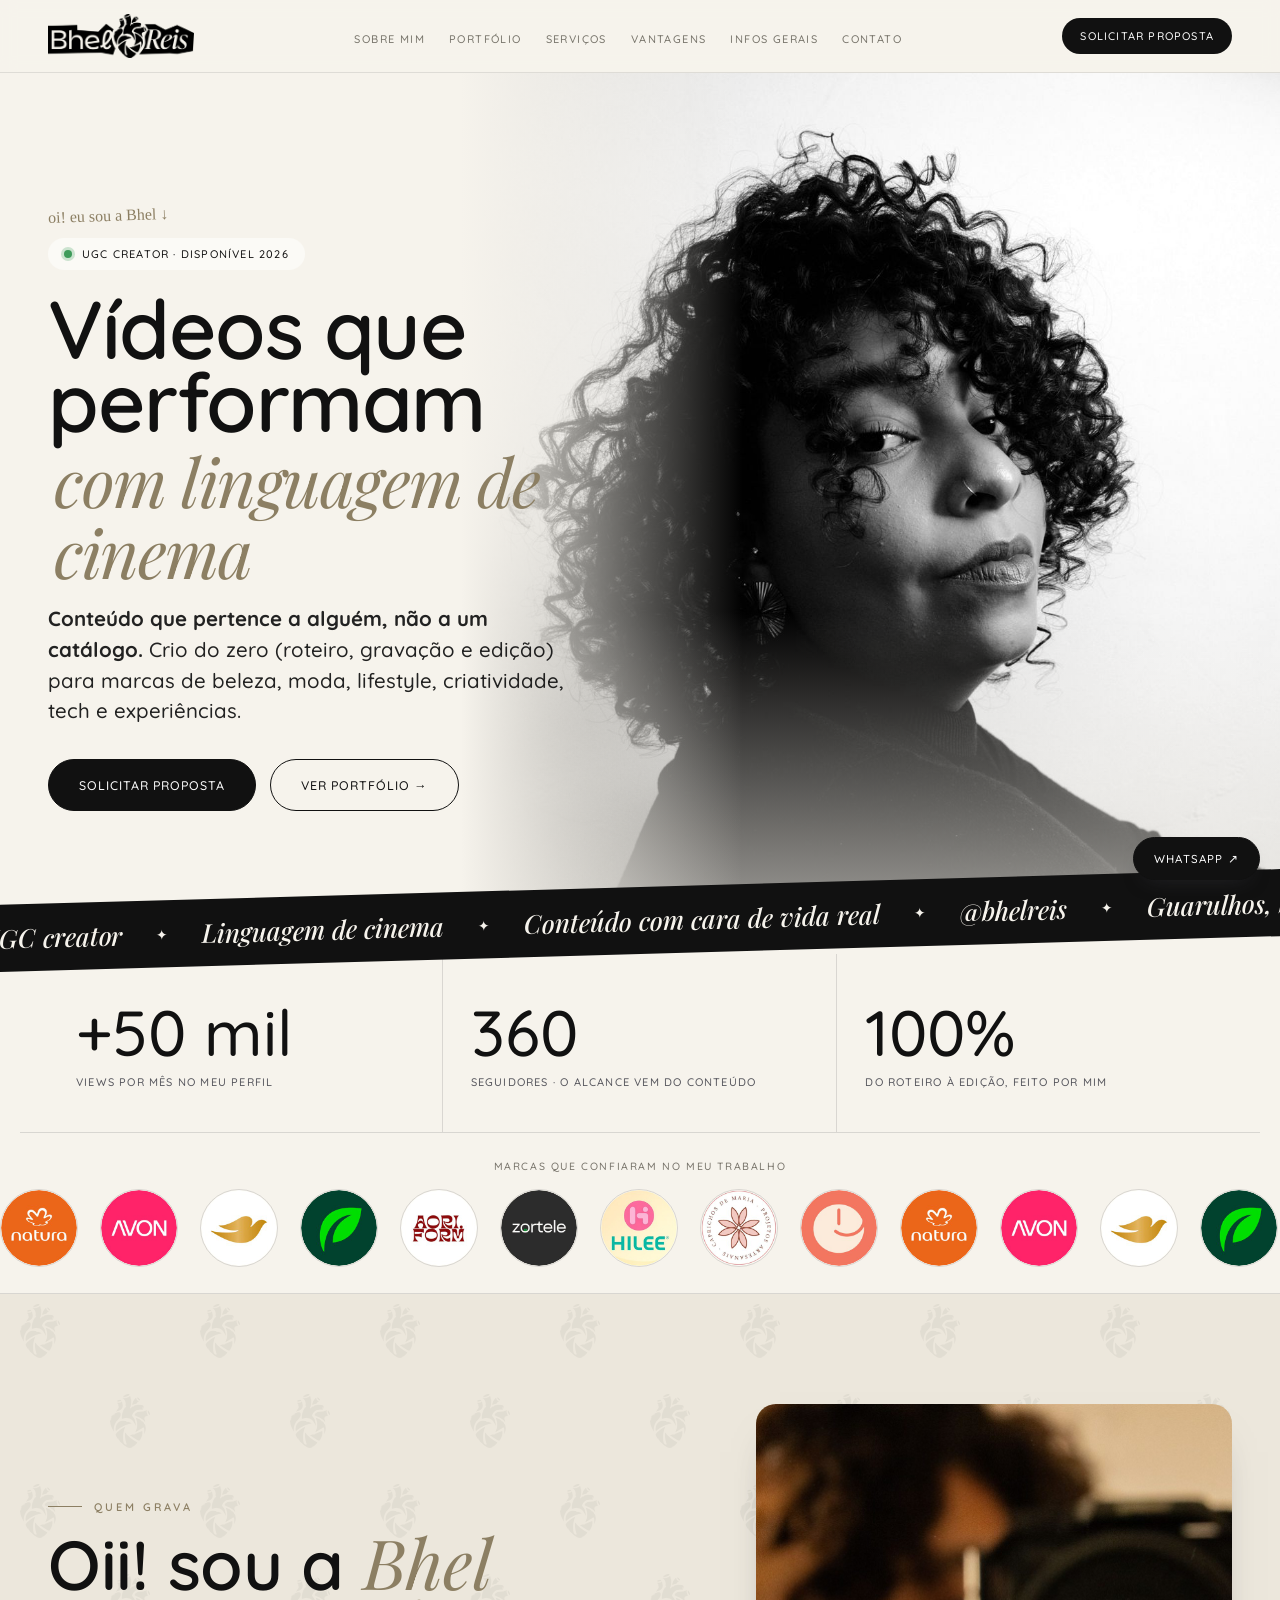
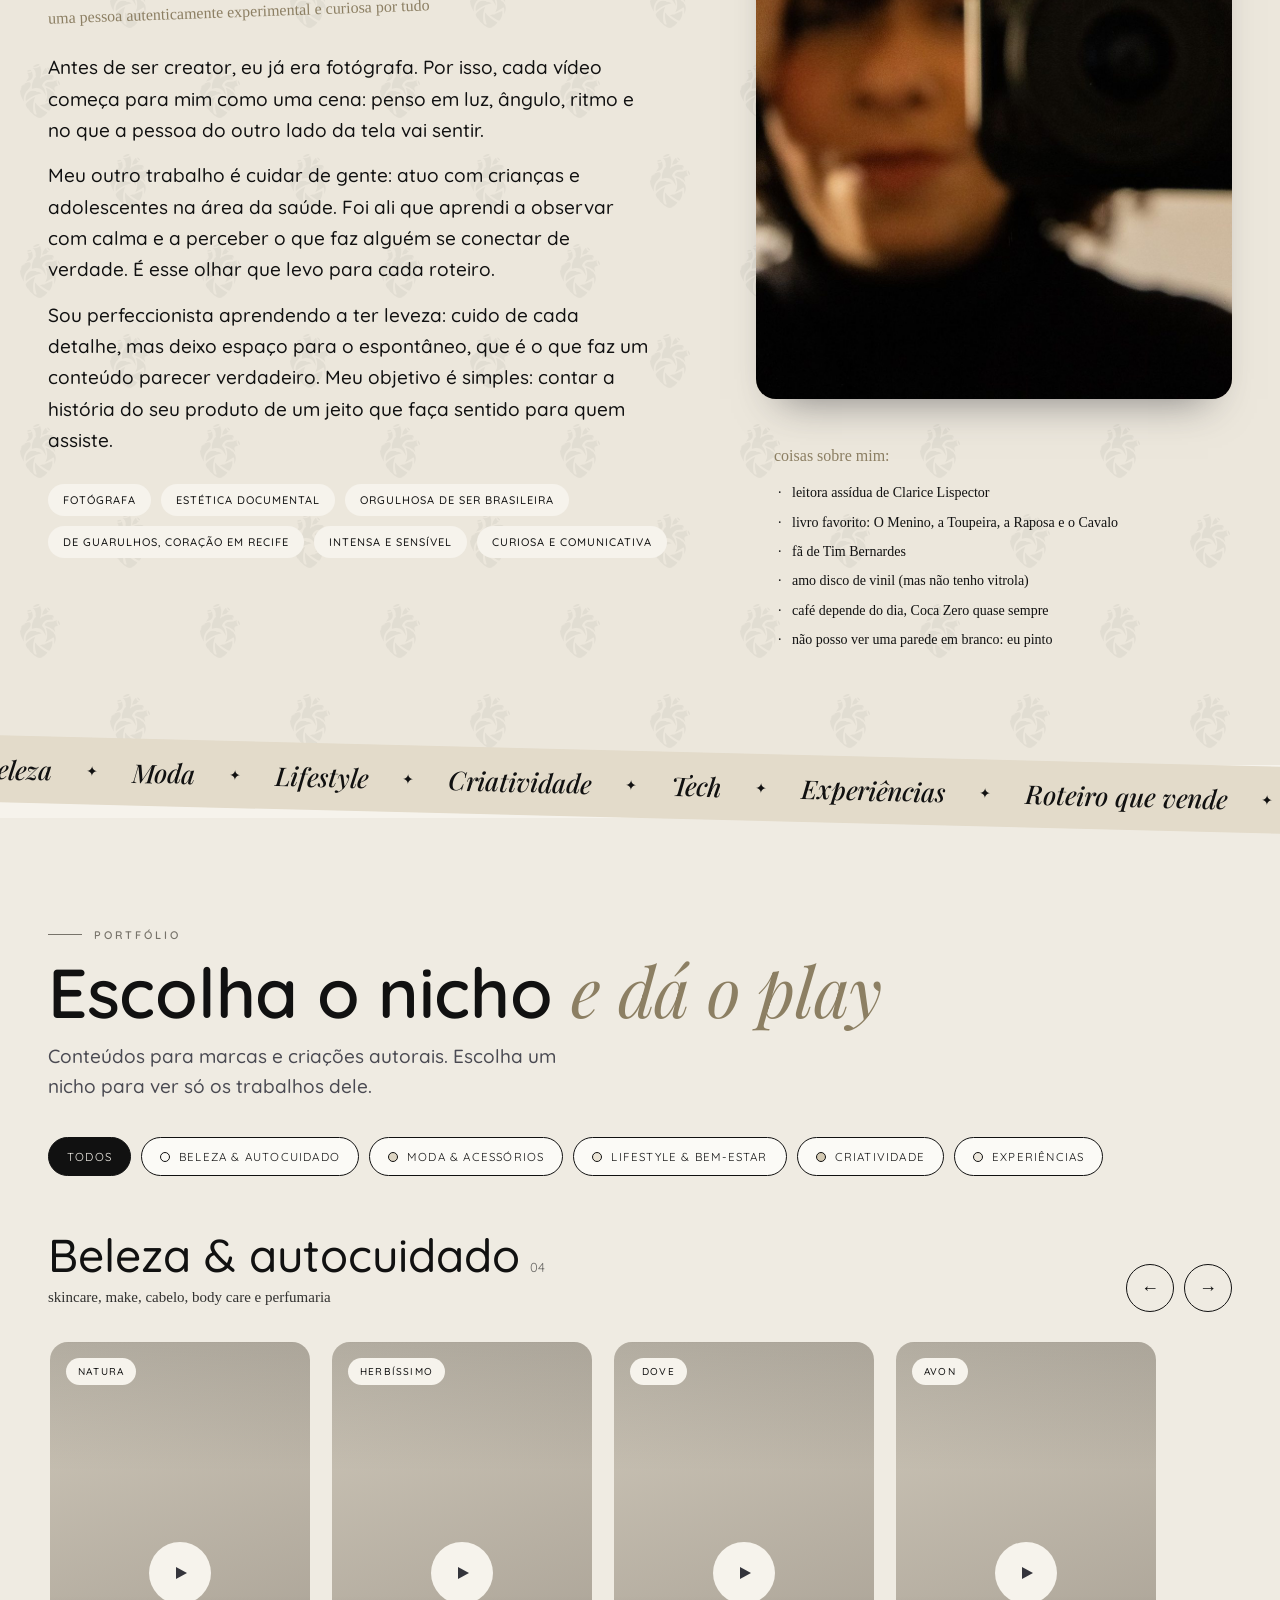
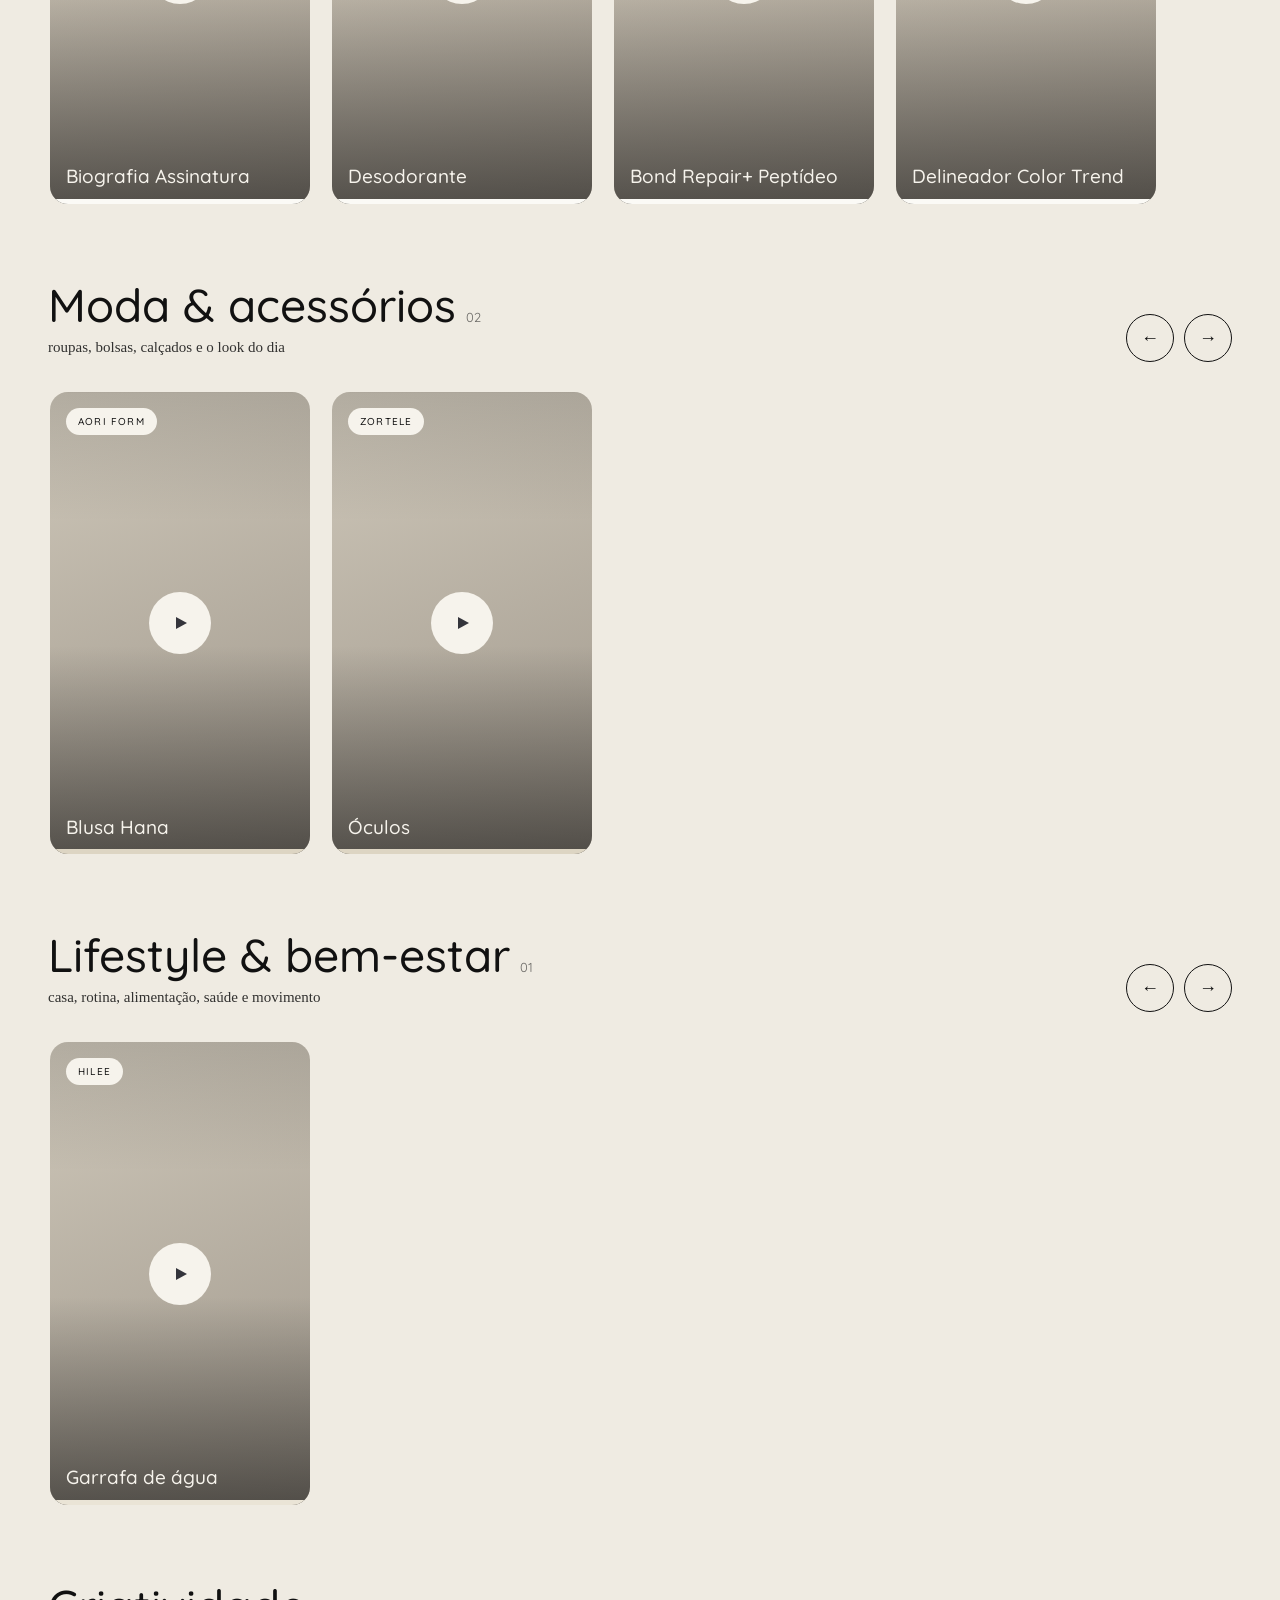
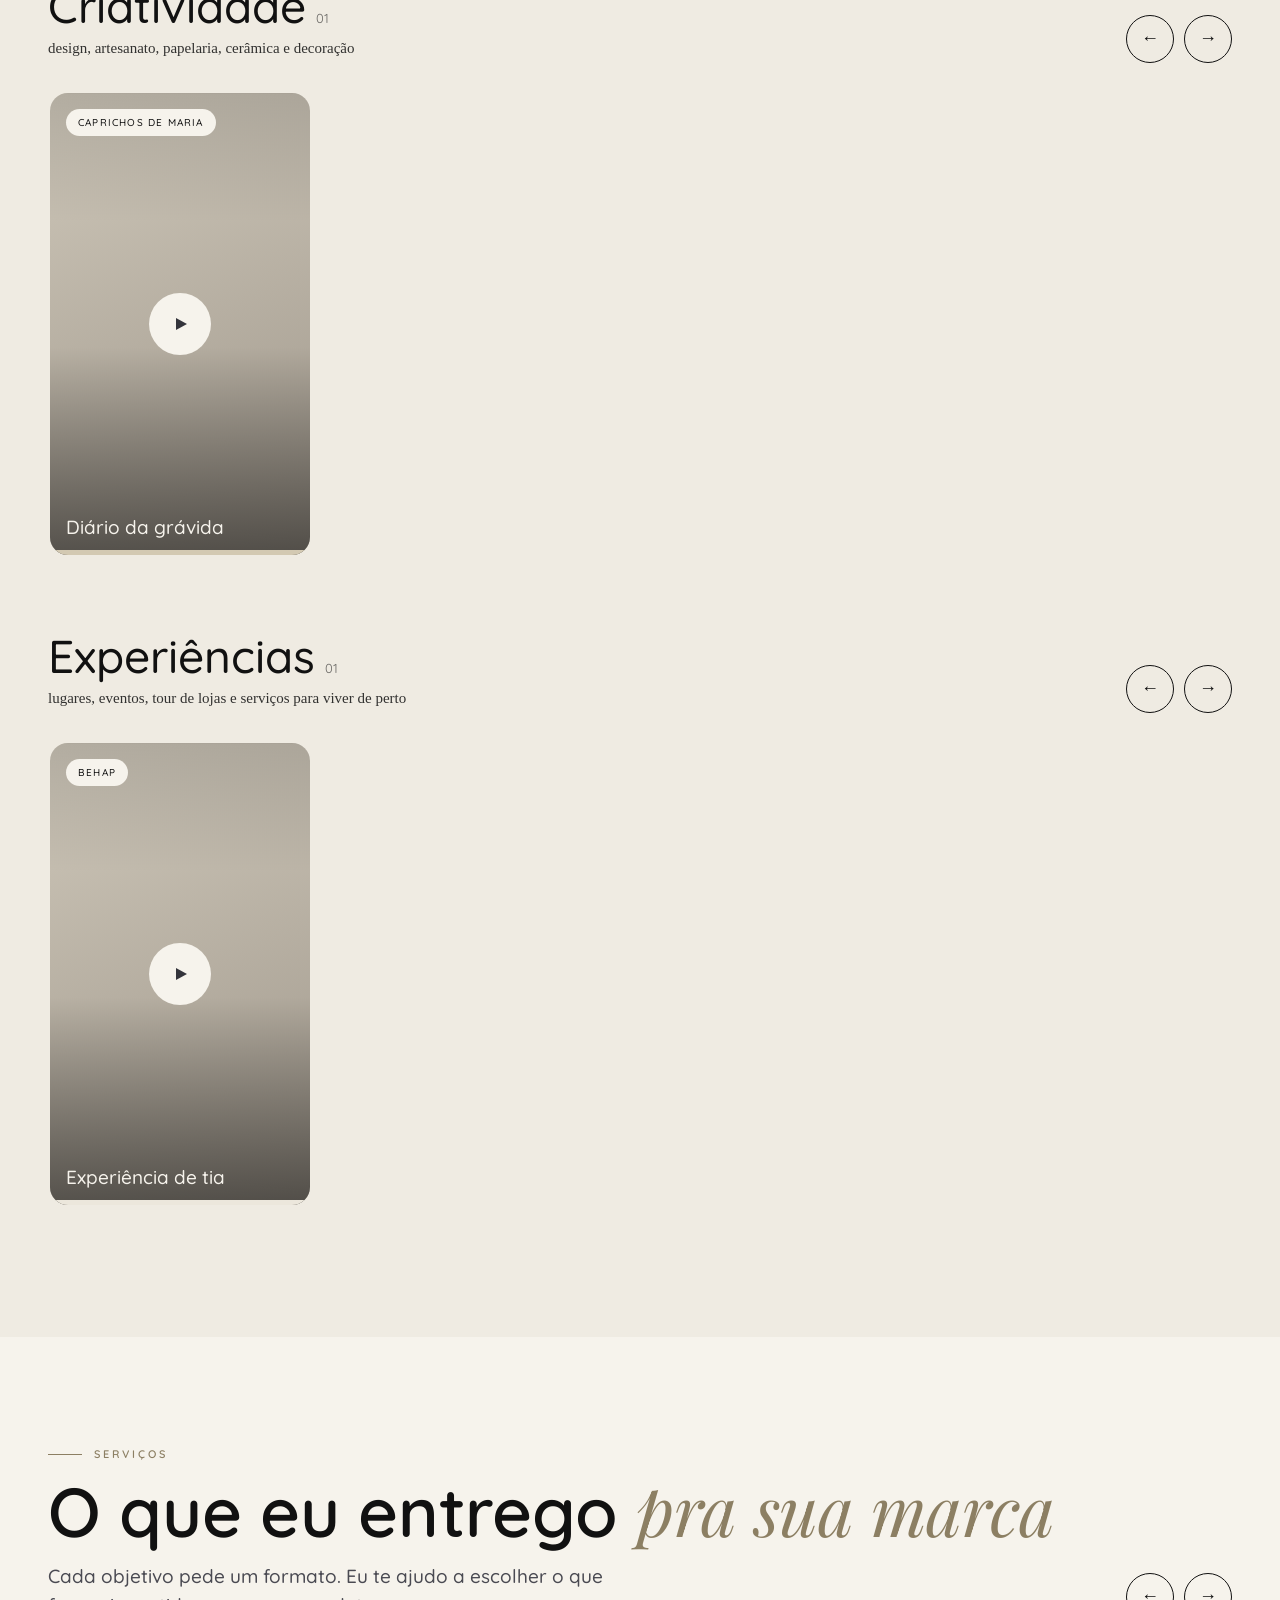
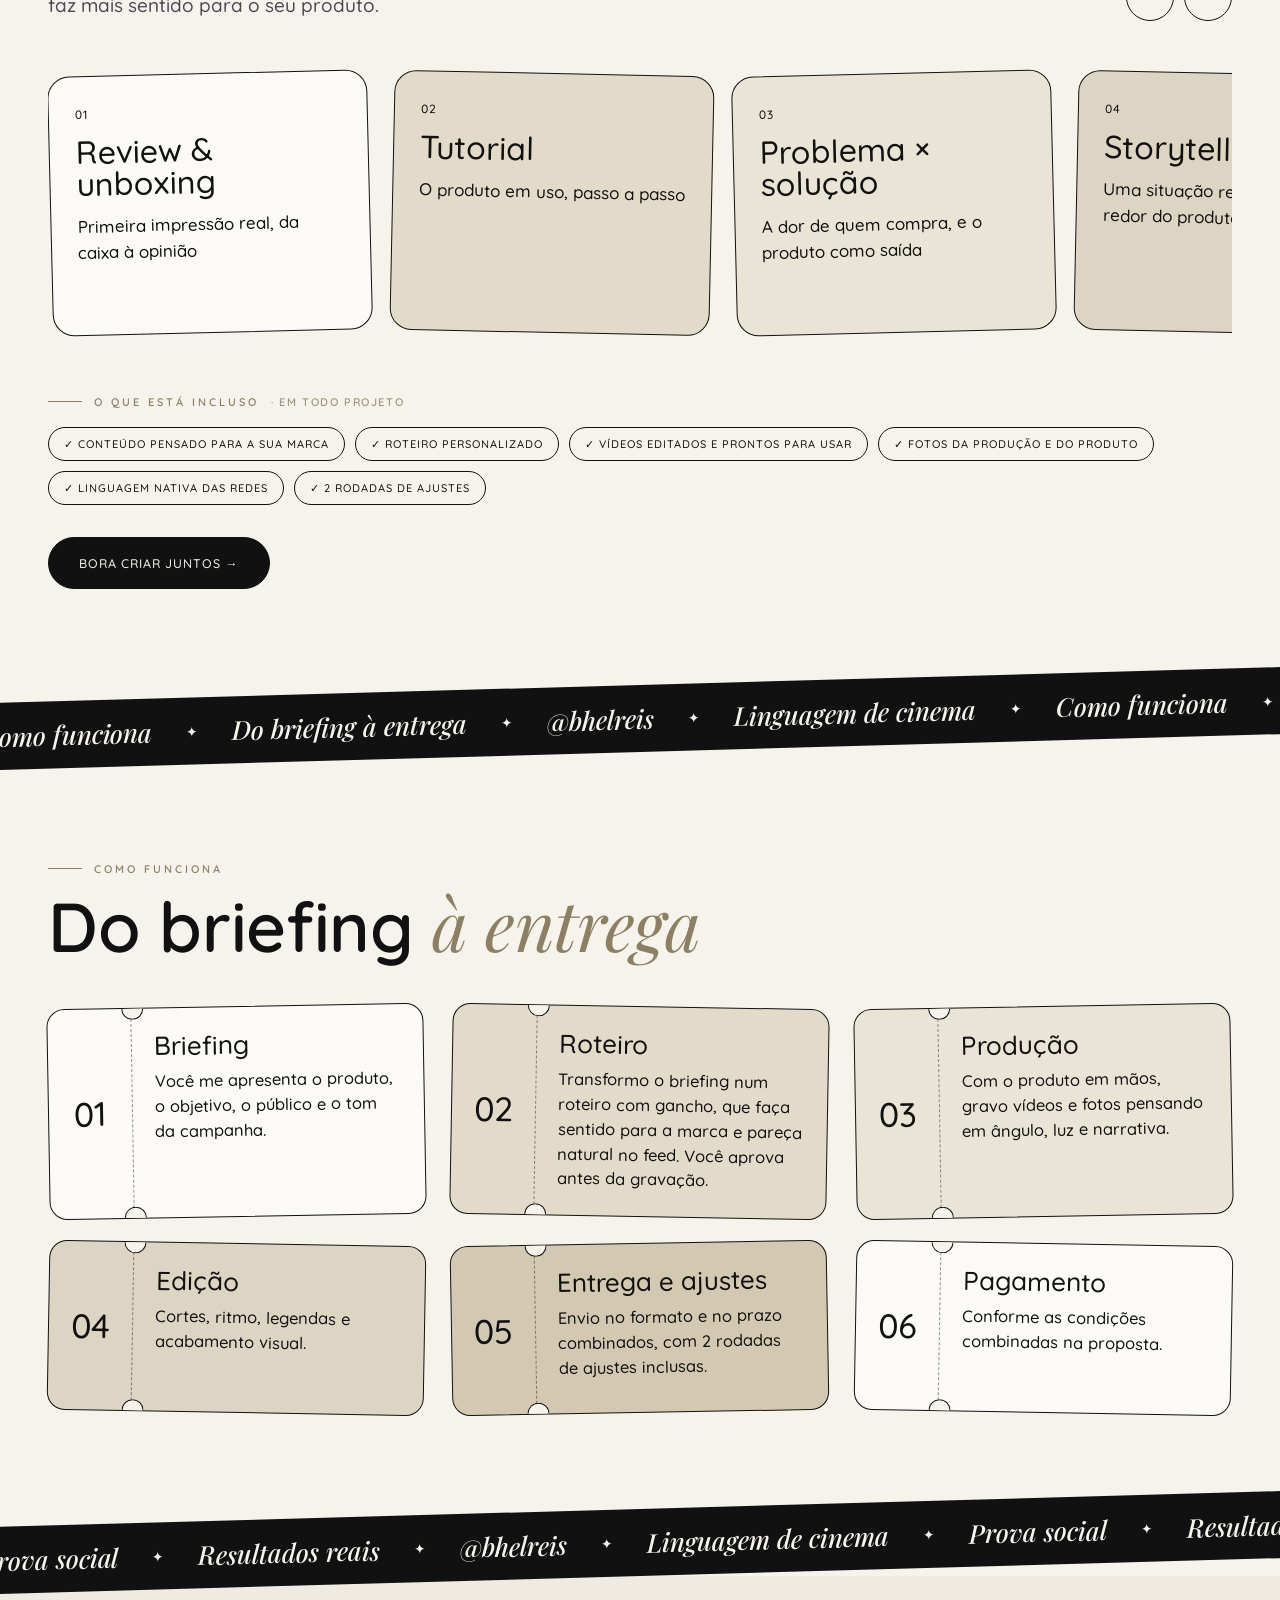
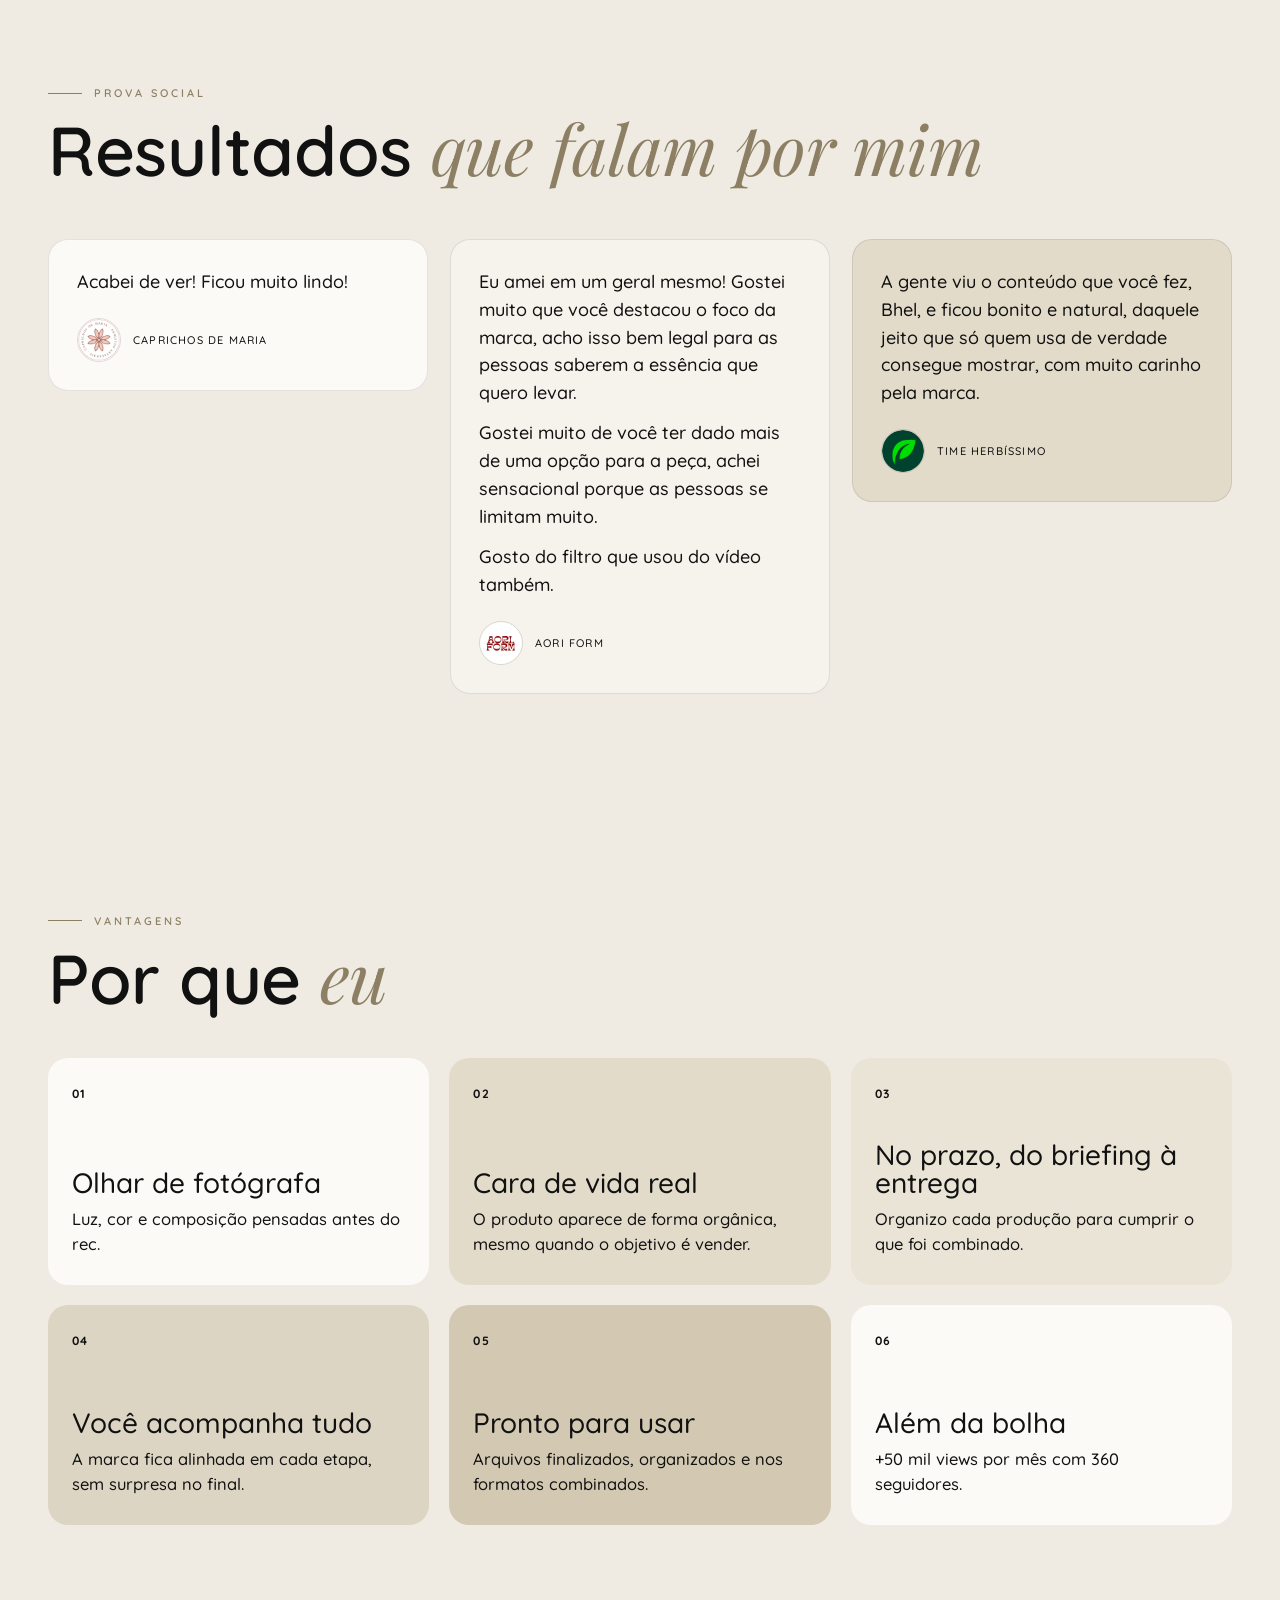
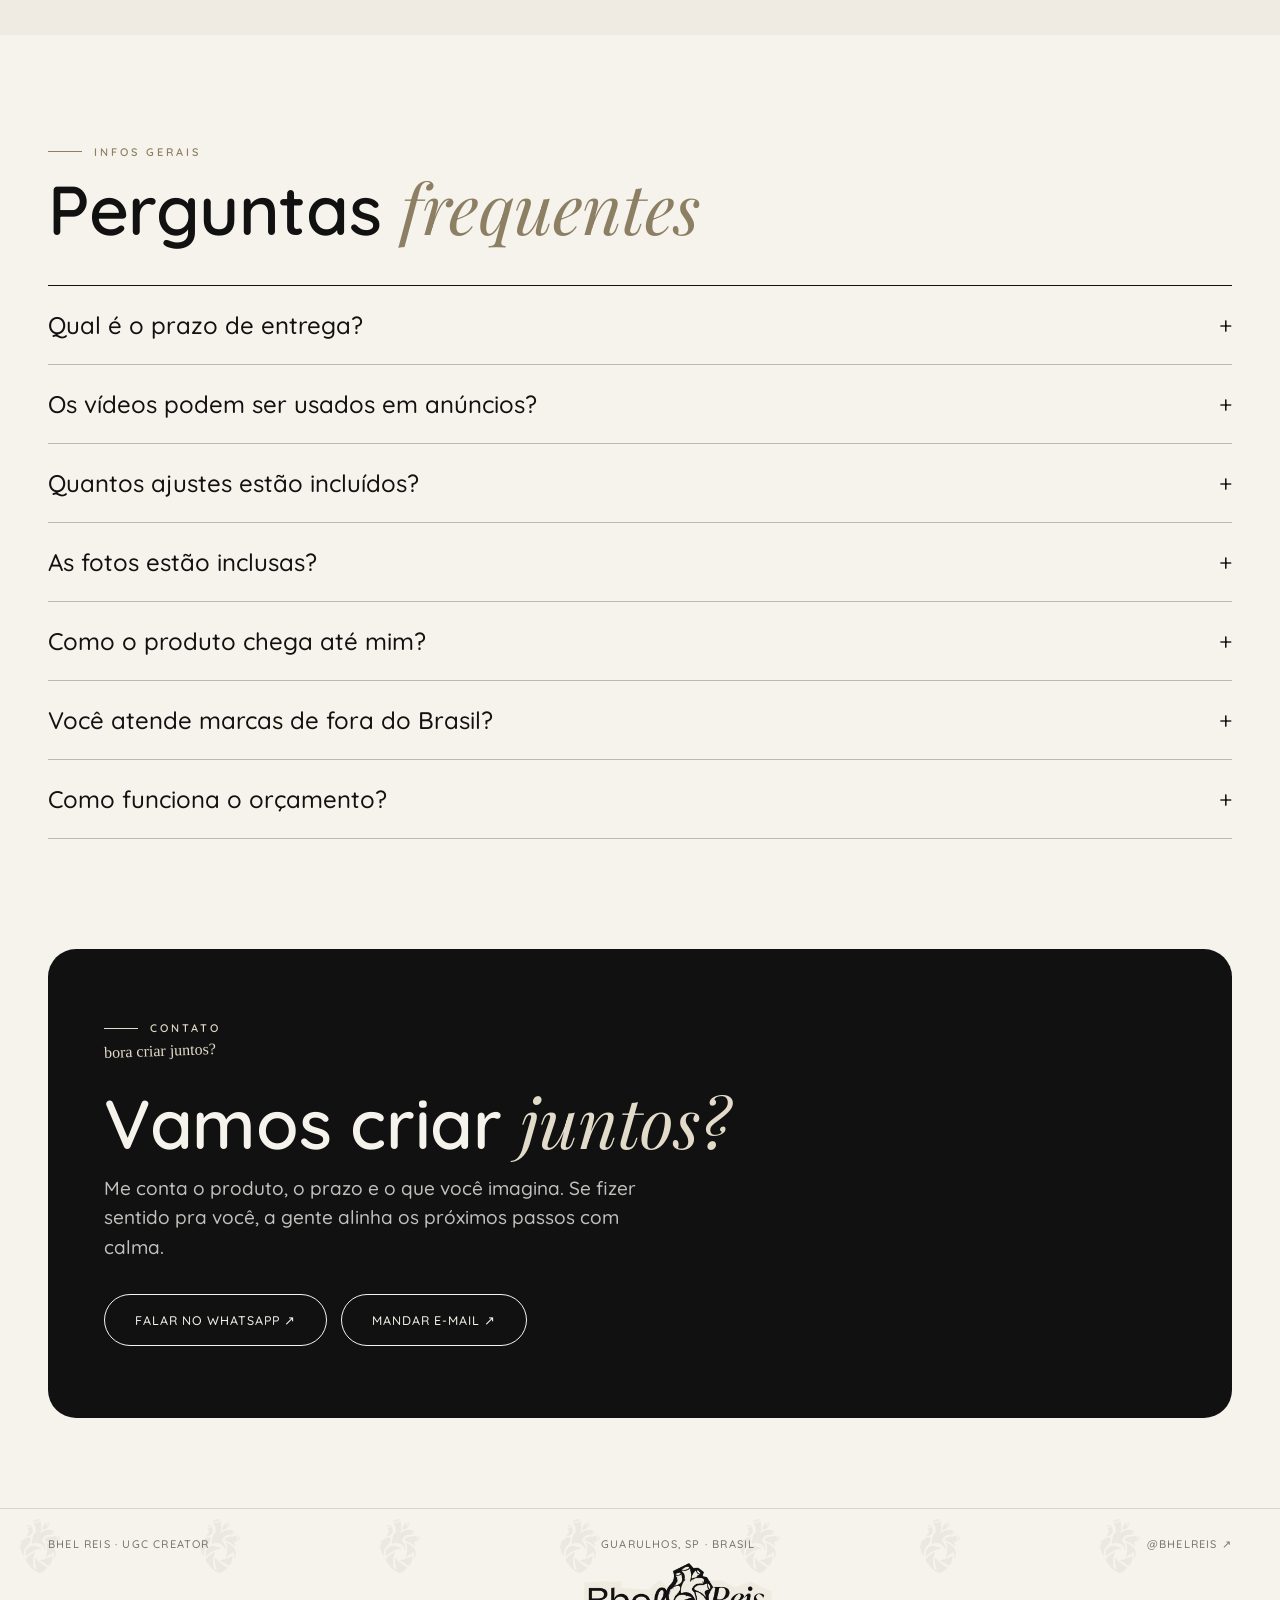
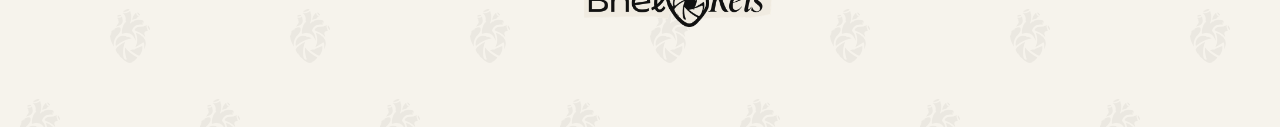
<file: index.html>
<!DOCTYPE html>
<html lang="pt-BR">
<head>
<meta charset="utf-8">
<meta name="viewport" content="width=device-width, initial-scale=1">
<title>Bhel Reis — UGC creator · Vídeos que performam com linguagem de cinema</title>
<meta name="description" content="Bhel Reis, UGC creator em Guarulhos, SP. Conteúdo que pertence a alguém, não a um catálogo. Crio do zero (roteiro, gravação e edição) para marcas de beleza, moda, lifestyle, criatividade, tech e experiências.">
<link rel="canonical" href="https://bhelreis.com/">
<meta name="theme-color" content="#F6F3EC">

<!-- favicon: o coração -->
<link rel="icon" href="favicon.ico" sizes="48x48">
<link rel="icon" type="image/png" sizes="192x192" href="img/favicon-192.png">
<link rel="icon" type="image/png" sizes="96x96" href="img/favicon-96.png">
<link rel="apple-touch-icon" href="img/apple-touch-icon.png">

<!-- prévia do link (WhatsApp, Instagram, Facebook, LinkedIn) -->
<meta property="og:type" content="website">
<meta property="og:locale" content="pt_BR">
<meta property="og:site_name" content="Bhel Reis">
<meta property="og:url" content="https://bhelreis.com/">
<meta property="og:title" content="Bhel Reis — UGC creator">
<meta property="og:description" content="Vídeos que performam com linguagem de cinema. Conteúdo que pertence a alguém, não a um catálogo.">
<meta property="og:image" content="https://bhelreis.com/img/og-imagem.jpg">
<meta property="og:image:width" content="1200">
<meta property="og:image:height" content="630">
<meta property="og:image:alt" content="Bhel Reis, UGC creator">
<meta name="twitter:card" content="summary_large_image">

<script type="application/ld+json">
{"@context":"https://schema.org","@type":"WebSite","name":"Bhel Reis · UGC creator","alternateName":"Bhel Reis","url":"https://bhelreis.com/"}
</script>
<script type="application/ld+json">
{"@context":"https://schema.org","@type":"Person","name":"Bhel Reis","jobTitle":"UGC creator","url":"https://bhelreis.com/","image":"https://bhelreis.com/img/hero.jpg","address":{"@type":"PostalAddress","addressLocality":"Guarulhos","addressRegion":"SP","addressCountry":"BR"},"sameAs":["https://instagram.com/bhelreis"]}
</script>

<link rel="preconnect" href="https://fonts.googleapis.com">
<link rel="preconnect" href="https://fonts.gstatic.com" crossorigin>
<link href="https://fonts.googleapis.com/css2?family=Quicksand:wght@400;500;600;700&family=Playfair+Display:ital,wght@1,400;1,500&family=Homemade+Apple&display=swap" rel="stylesheet">
<link rel="preload" as="image" href="img/hero.jpg">
<link rel="stylesheet" href="css/estilo.css?v=202611162148">
</head>
<body>

<!-- MENU -->
<header>
  <div class="wrap bar">
    <a href="#" class="logo" aria-label="Bhel Reis, início"><img src="img/logo-preto.png" alt="Bhel Reis" width="640" height="193"></a>
    <nav id="nav">
      <ul>
        <li><a href="#sobre">Sobre mim</a></li>
        <li><a href="#portfolio">Portfólio</a></li>
        <li><a href="#servicos">Serviços</a></li>
        <li><a href="#vantagens">Vantagens</a></li>
        <li><a href="#informacoes">Infos gerais</a></li>
        <li><a href="#contato">Contato</a></li>
      </ul>
    </nav>
    <a class="cta-topo" href="#contato">Solicitar proposta</a>
    <button class="menu-btn" id="menuBtn" aria-expanded="false" aria-controls="nav">Menu</button>
  </div>
</header>

<main>
<!-- CAPA -->
<section class="capa" aria-label="Capa">
  <img src="img/hero.jpg" alt="Retrato em preto e branco de Bhel Reis" width="1600" height="1201" fetchpriority="high">
  <div class="conteudo wrap">
    <span class="nota-mao">oi! eu sou a Bhel ↓</span><br><span class="selo-disp"><i></i>UGC creator · disponível 2026</span>
    <h1>Vídeos que performam<span class="mao">com linguagem de cinema</span></h1>
    <p class="lead"><strong>Conteúdo que pertence a alguém, não a um catálogo.</strong> Crio do zero (roteiro, gravação e edição) para marcas de beleza, moda, lifestyle, criatividade, tech e experiências.</p>
    <div class="botoes">
      <a class="btn cheio" href="#contato">Solicitar proposta</a>
      <a class="btn" href="#portfolio">Ver portfólio →</a>
    </div>
  </div>
</section>

<!-- FAIXA PRETA -->
<div class="faixa" aria-hidden="true"><div class="trilho">
  <span>UGC creator</span><span>Linguagem de cinema</span><span>Conteúdo com cara de vida real</span><span>@bhelreis</span><span>Guarulhos, SP</span>
  <span>UGC creator</span><span>Linguagem de cinema</span><span>Conteúdo com cara de vida real</span><span>@bhelreis</span><span>Guarulhos, SP</span>
</div></div>

<!-- NÚMEROS -->
<div class="wrap numeros rev">
  <div><b>+50 mil</b><span>views por mês no meu perfil</span></div>
  <div><b>360</b><span>seguidores · o alcance vem do conteúdo</span></div>
  <div><b>100%</b><span>do roteiro à edição, feito por mim</span></div>
</div>

<!-- MARCAS (conteúdo em js/dados.js) -->
<div class="marcas" id="marcas" aria-label="Marcas">
  <div class="rot">Marcas que confiaram no meu trabalho</div>
  <div class="trilho" id="marcasTrilho"></div>
</div>

<!-- SOBRE MIM -->
<section class="secao sobre" id="sobre" aria-labelledby="t-sobre">
  <div class="wrap grade" id="sobreGrade">
    <div class="rev">
      <div class="olho">Quem grava</div>
      <h2 class="tit" id="t-sobre">Oii! sou a <em>Bhel</em></h2><span class="nota-mao">uma pessoa autenticamente experimental e curiosa por tudo</span>
      <p class="txt">Antes de ser creator, eu já era fotógrafa. Por isso, cada vídeo começa para mim como uma cena: penso em luz, ângulo, ritmo e no que a pessoa do outro lado da tela vai sentir.</p>
      <p class="txt">Meu outro trabalho é cuidar de gente: atuo com crianças e adolescentes na área da saúde. Foi ali que aprendi a observar com calma e a perceber o que faz alguém se conectar de verdade. É esse olhar que levo para cada roteiro.</p>
      <p class="txt">Sou perfeccionista aprendendo a ter leveza: cuido de cada detalhe, mas deixo espaço para o espontâneo, que é o que faz um conteúdo parecer verdadeiro. Meu objetivo é simples: contar a história do seu produto de um jeito que faça sentido para quem assiste.</p>
      <div class="chips"><span>Fotógrafa</span><span>Estética documental</span><span>Orgulhosa de ser brasileira</span><span>De Guarulhos, coração em Recife</span><span>Intensa e sensível</span><span>Curiosa e comunicativa</span></div>
    </div>
    <div class="lado-foto">
      <div class="foto-sobre rev" id="fotoSobre">sua foto<br>de bastidor</div>
      <div class="coisas rev">
        <span class="coisas-tit">coisas sobre mim:</span>
        <ul>
          <li>leitora assídua de Clarice Lispector</li>
          <li>livro favorito: O Menino, a Toupeira, a Raposa e o Cavalo</li>
          <li>fã de Tim Bernardes</li>
          <li>amo disco de vinil (mas não tenho vitrola)</li>
          <li>café depende do dia, Coca Zero quase sempre</li>
          <li>não posso ver uma parede em branco: eu pinto</li>
        </ul>
      </div>
    </div>
  </div>
</section>

<!-- OS VÍDEOS QUE MAIS RENDERAM (conteúdo em js/dados.js; oculta em js/config.js) -->
<section class="secao destaques" id="destaques" aria-labelledby="t-dest">
  <div class="wrap">
    <div class="topo-car rev">
      <div><div class="olho">Conteúdos que deram resultado</div><h2 class="tit" id="t-dest">Os vídeos que <em>mais renderam</em></h2></div>
      <div class="setas" data-alvo="pDest"><button aria-label="Voltar">←</button><button aria-label="Avançar">→</button></div>
    </div>
    <div class="carrossel"><div class="pista" id="pDest"></div></div>
  </div>
</section>

<!-- FAIXA AREIA -->
<div class="faixa clara" aria-hidden="true"><div class="trilho">
  <span>Beleza</span><span>Moda</span><span>Lifestyle</span><span>Criatividade</span><span>Tech</span><span>Experiências</span><span>Roteiro que vende</span>
  <span>Beleza</span><span>Moda</span><span>Lifestyle</span><span>Criatividade</span><span>Tech</span><span>Experiências</span><span>Roteiro que vende</span>
</div></div>

<!-- PORTFÓLIO (nichos e vídeos em js/dados.js) -->
<section class="secao portfolio" id="portfolio" aria-labelledby="t-port">
  <div class="wrap">
    <div class="rev">
      <div class="olho">Portfólio</div>
      <h2 class="tit" id="t-port">Escolha o nicho <em>e dá o play</em></h2>
      <p class="sub">Conteúdos para marcas e criações autorais. Escolha um nicho para ver só os trabalhos dele.</p>
    </div>
    <div class="filtros" id="filtros" role="group" aria-label="Filtrar por nicho"></div>
    <div id="nichos"></div>
  </div>
</section>

<!-- SERVIÇOS -->
<section class="secao" id="servicos" aria-labelledby="t-serv">
  <div class="wrap">
    <div class="topo-car rev">
      <div><div class="olho">Serviços</div><h2 class="tit" id="t-serv">O que eu entrego <em>pra sua marca</em></h2><p class="sub">Cada objetivo pede um formato. Eu te ajudo a escolher o que faz mais sentido para o seu produto.</p></div>
      <div class="setas" data-alvo="pServ"><button aria-label="Voltar">←</button><button aria-label="Avançar">→</button></div>
    </div>
    <div class="carrossel"><div class="pista" id="pServ">
      <article class="serv" style="background:var(--rosa)"><span class="n">01</span><h3>Review &amp; unboxing</h3><p>Primeira impressão real, da caixa à opinião</p></article>
      <article class="serv" style="background:var(--azul)"><span class="n">02</span><h3>Tutorial</h3><p>O produto em uso, passo a passo</p></article>
      <article class="serv" style="background:var(--verde)"><span class="n">03</span><h3>Problema × solução</h3><p>A dor de quem compra, e o produto como saída</p></article>
      <article class="serv" style="background:var(--amarelo)"><span class="n">04</span><h3>Storytelling</h3><p>Uma situação real construída ao redor do produto</p></article>
      <article class="serv" style="background:var(--rosa)"><span class="n">05</span><h3>Narrado (voice-over)</h3><p>Uma história contada por cima das imagens</p></article>
      <article class="serv" style="background:var(--azul)"><span class="n">06</span><h3>1:1</h3><p>Conversa direta, olho no olho com a câmera</p></article>
      <article class="serv" style="background:var(--verde)"><span class="n">07</span><h3>Sensorial / ASMR</h3><p>Texturas, sons e detalhes que dá vontade de tocar</p></article>
      <article class="serv" style="background:var(--amarelo)"><span class="n">08</span><h3>GRWM</h3><p>O produto dentro da rotina de se arrumar</p></article>
      <article class="serv" style="background:var(--rosa)"><span class="n">09</span><h3>Before &amp; after</h3><p>O resultado que dá para ver</p></article>
      <article class="serv" style="background:var(--azul)"><span class="n">10</span><h3>POV</h3><p>A câmera vira os olhos de quem usa</p></article>
      <article class="serv" style="background:var(--verde)"><span class="n">11</span><h3>Trend + música</h3><p>Trends adaptadas à identidade da marca, não copiadas</p></article>
      <article class="serv" style="background:var(--amarelo)"><span class="n">12</span><h3>Estético / B-roll</h3><p>Cenas de apoio para a marca montar os próprios anúncios</p></article>
      <article class="serv" style="background:var(--rosa)"><span class="n">13</span><h3>Vlog</h3><p>Um dia ou uma experiência vivida com o produto</p></article>
      <article class="serv" style="background:var(--azul)"><span class="n">14</span><h3>Fotos de produto &amp; lifestyle</h3><p>Imagens prontas para feed, site e catálogo</p></article>
    </div></div>
    <div class="incluso rev">
      <div class="olho">O que está incluso <span>· em todo projeto</span></div>
      <ul>
        <li>Conteúdo pensado para a sua marca</li>
        <li>Roteiro personalizado</li>
        <li>Vídeos editados e prontos para usar</li>
        <li>Fotos da produção e do produto</li>
        <li>Linguagem nativa das redes</li>
        <li>2 rodadas de ajustes</li>
      </ul>
    </div>
    <div class="botoes"><a class="btn escuro" href="#contato">Bora criar juntos →</a></div>
  </div>
</section>

<!-- FAIXA PRETA -->
<div class="faixa" aria-hidden="true"><div class="trilho">
  <span>Como funciona</span><span>Do briefing à entrega</span><span>@bhelreis</span><span>Linguagem de cinema</span>
  <span>Como funciona</span><span>Do briefing à entrega</span><span>@bhelreis</span><span>Linguagem de cinema</span>
</div></div>

<!-- COMO FUNCIONA -->
<section class="secao como" id="como-funciona" aria-labelledby="t-como">
  <div class="wrap">
    <div class="rev"><div class="olho">Como funciona</div><h2 class="tit" id="t-como">Do briefing <em>à entrega</em></h2></div>
    <ol class="canhotos">
      <li class="canhoto rev" style="background:var(--rosa)"><span class="num">01</span><div><h3>Briefing</h3><p>Você me apresenta o produto, o objetivo, o público e o tom da campanha.</p></div></li>
      <li class="canhoto rev" style="background:var(--azul)"><span class="num">02</span><div><h3>Roteiro</h3><p>Transformo o briefing num roteiro com gancho, que faça sentido para a marca e pareça natural no feed. Você aprova antes da gravação.</p></div></li>
      <li class="canhoto rev" style="background:var(--verde)"><span class="num">03</span><div><h3>Produção</h3><p>Com o produto em mãos, gravo vídeos e fotos pensando em ângulo, luz e narrativa.</p></div></li>
      <li class="canhoto rev" style="background:var(--amarelo)"><span class="num">04</span><div><h3>Edição</h3><p>Cortes, ritmo, legendas e acabamento visual.</p></div></li>
      <li class="canhoto rev" style="background:var(--pessego)"><span class="num">05</span><div><h3>Entrega e ajustes</h3><p>Envio no formato e no prazo combinados, com 2 rodadas de ajustes inclusas.</p></div></li>
      <li class="canhoto rev" style="background:var(--rosa)"><span class="num">06</span><div><h3>Pagamento</h3><p>Conforme as condições combinadas na proposta.</p></div></li>
    </ol>
  </div>
</section>

<!-- FAIXA PRETA da prova social (some junto com a seção) -->
<div class="faixa" id="faixaProva" aria-hidden="true"><div class="trilho">
  <span>Prova social</span><span>Resultados reais</span><span>@bhelreis</span><span>Linguagem de cinema</span>
  <span>Prova social</span><span>Resultados reais</span><span>@bhelreis</span><span>Linguagem de cinema</span>
</div></div>

<!-- PROVA SOCIAL (oculta em js/config.js; case e depoimentos em js/dados.js) -->
<section class="secao prova" id="prova" aria-labelledby="t-prova">
  <div class="wrap">
    <div class="rev"><div class="olho">Prova social</div><h2 class="tit" id="t-prova">Resultados <em>que falam por mim</em></h2></div>
    <article class="case rev" id="caseBox"></article>
    <div class="depos" id="depos"></div>
  </div>
</section>

<!-- VANTAGENS -->
<section class="secao vantagens" id="vantagens" aria-labelledby="t-vant">
  <div class="wrap">
    <div class="rev"><div class="olho">Vantagens</div><h2 class="tit" id="t-vant">Por que <em>eu</em></h2></div>
    <div class="vants">
      <div class="vant rev" style="background:var(--rosa)"><b>01</b><div><h3>Olhar de fotógrafa</h3><p>Luz, cor e composição pensadas antes do rec.</p></div></div>
      <div class="vant rev" style="background:var(--azul)"><b>02</b><div><h3>Cara de vida real</h3><p>O produto aparece de forma orgânica, mesmo quando o objetivo é vender.</p></div></div>
      <div class="vant rev" style="background:var(--verde)"><b>03</b><div><h3>No prazo, do briefing à entrega</h3><p>Organizo cada produção para cumprir o que foi combinado.</p></div></div>
      <div class="vant rev" style="background:var(--amarelo)"><b>04</b><div><h3>Você acompanha tudo</h3><p>A marca fica alinhada em cada etapa, sem surpresa no final.</p></div></div>
      <div class="vant rev" style="background:var(--pessego)"><b>05</b><div><h3>Pronto para usar</h3><p>Arquivos finalizados, organizados e nos formatos combinados.</p></div></div>
      <div class="vant rev" style="background:var(--rosa)"><b>06</b><div><h3>Além da bolha</h3><p>+50 mil views por mês com 360 seguidores.</p></div></div>
    </div>
  </div>
</section>

<!-- INFOS GERAIS -->
<section class="secao" id="informacoes" aria-labelledby="t-info">
  <div class="wrap">
    <div class="rev"><div class="olho">Infos gerais</div><h2 class="tit" id="t-info">Perguntas <em>frequentes</em></h2></div>
    <div class="faq">
      <details><summary>Qual é o prazo de entrega?</summary><p>Depende do projeto. Em média, até 7 dias úteis depois que o produto chega e o roteiro é aprovado.</p></details>
      <details><summary>Os vídeos podem ser usados em anúncios?</summary><p>Sim. O uso orgânico nas redes da marca está sempre incluso. Uso em anúncios pagos, catálogos e materiais comerciais é combinado na proposta, com canais e período definidos.</p></details>
      <details><summary>Quantos ajustes estão incluídos?</summary><p>Duas rodadas de ajustes, depois da primeira entrega.</p></details>
      <details><summary>As fotos estão inclusas?</summary><p>Sim. Fotos da produção e do produto já fazem parte de todo projeto. A quantidade eu combino direto com a marca, com base na proposta.</p></details>
      <details><summary>Como o produto chega até mim?</summary><p>Produtos físicos são enviados para Guarulhos, SP, com o frete sempre por conta da marca. O endereço eu passo no WhatsApp. Produtos digitais, como apps e cursos, dispensam envio.</p></details>
      <details><summary>Você atende marcas de fora do Brasil?</summary><p>Sim, principalmente no nicho tech: tecnologia, apps e inteligência artificial. Gravo em português e, para roteiros simples, também em inglês.</p></details>
      <details><summary>Como funciona o orçamento?</summary><p>Você me conta o produto e o objetivo no WhatsApp, e eu monto uma proposta sob medida, com formatos, prazo e direitos de uso.</p></details>
    </div>
  </div>
</section>

<!-- CONTATO -->
<section class="contato" id="contato" aria-labelledby="t-cont">
  <div class="wrap"><div class="caixa">
    <div>
      <div class="olho">Contato</div>
      <span class="nota-mao">bora criar juntos?</span><h2 class="tit" id="t-cont">Vamos criar <em>juntos?</em></h2>
      <p class="sub">Me conta o produto, o prazo e o que você imagina. Se fizer sentido pra você, a gente alinha os próximos passos com calma.</p>
      <div class="botoes">
        <a class="btn" data-wpp href="#" target="_blank" rel="noopener">Falar no WhatsApp ↗</a>
        <a class="btn" data-email href="#">Mandar e-mail ↗</a>
      </div>
    </div>
  </div></div>
</section>
</main>

<!-- RODAPÉ -->
<footer><div class="wrap">
  <span>Bhel Reis · UGC creator</span>
  <span class="meio"><span>Guarulhos, SP · Brasil</span><img src="img/logo-linha.png" alt="Bhel Reis" width="640" height="218" loading="lazy"></span>
  <a href="https://instagram.com/bhelreis" target="_blank" rel="noopener">@bhelreis ↗</a>
</div></footer>

<a class="wpp-fixo" data-wpp href="#" target="_blank" rel="noopener">WhatsApp ↗</a>

<script src="js/config.js?v=202611162148"></script>
<script src="js/dados.js?v=202611162148"></script>
<script src="js/main.js?v=202611162148"></script>
</body>
</html>
</file>
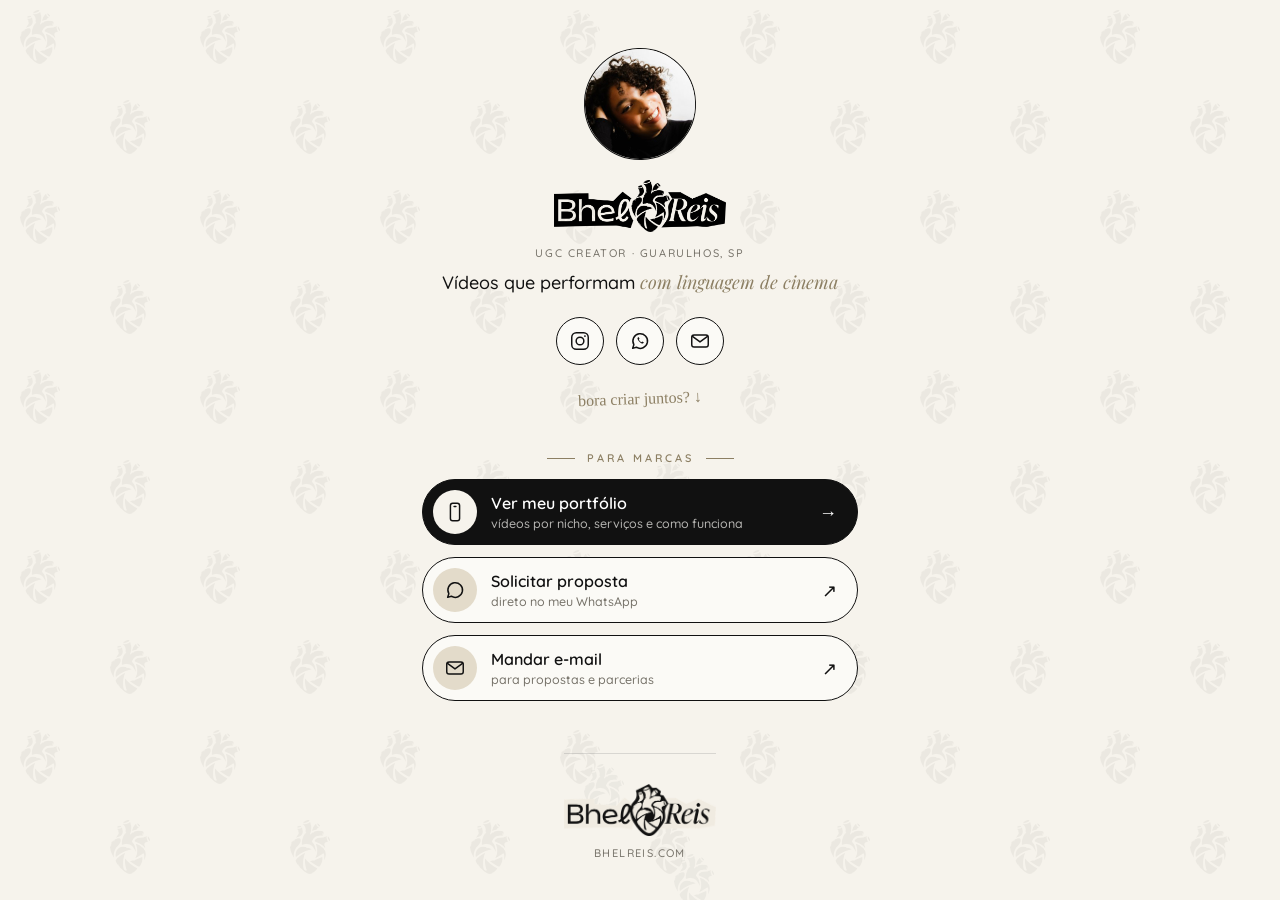
<file: bio/index.html>
<!DOCTYPE html>
<html lang="pt-BR">
<head>
<meta charset="utf-8">
<meta name="viewport" content="width=device-width, initial-scale=1">
<title>Bhel Reis · bio</title>
<meta name="description" content="Bhel Reis, UGC creator. Portfólio, proposta pelo WhatsApp e e-mail.">
<link rel="canonical" href="https://bhelreis.com/bio/">
<meta name="theme-color" content="#F6F3EC">

<link rel="icon" href="/favicon.ico" sizes="48x48">
<link rel="icon" type="image/png" sizes="192x192" href="/img/favicon-192.png">
<link rel="apple-touch-icon" href="/img/apple-touch-icon.png">

<meta property="og:type" content="website">
<meta property="og:locale" content="pt_BR">
<meta property="og:site_name" content="Bhel Reis">
<meta property="og:url" content="https://bhelreis.com/bio/">
<meta property="og:title" content="Bhel Reis · UGC creator">
<meta property="og:description" content="Vídeos que performam com linguagem de cinema. Portfólio, proposta e contato.">
<meta property="og:image" content="https://bhelreis.com/img/og-imagem.jpg">
<meta property="og:image:width" content="1200">
<meta property="og:image:height" content="630">
<meta name="twitter:card" content="summary_large_image">

<link rel="preconnect" href="https://fonts.googleapis.com">
<link rel="preconnect" href="https://fonts.gstatic.com" crossorigin>
<link href="https://fonts.googleapis.com/css2?family=Quicksand:wght@400;500;600;700&family=Playfair+Display:ital,wght@1,400;1,500&family=Homemade+Apple&display=swap" rel="stylesheet">
<link rel="stylesheet" href="/css/estilo.css?v=202611162148">
<link rel="stylesheet" href="/css/bio.css?v=202611162148">
</head>
<body class="bio">

<main class="bio-coluna">
  <div class="bio-topo">
    <img class="bio-foto" src="/img/bio-foto.jpg" alt="Bhel Reis sorrindo" width="320" height="320">
    <h1><img class="bio-logo" src="/img/logo-preto.png" alt="Bhel Reis" width="640" height="193"></h1>
    <p class="bio-rot">UGC creator · Guarulhos, SP</p>
    <p class="bio-frase">Vídeos que performam <em>com linguagem de cinema</em></p>

    <nav class="bio-redes" aria-label="Redes e contato">
      <a href="https://instagram.com/bhelreis" target="_blank" rel="noopener" aria-label="Instagram @bhelreis">
        <svg viewBox="0 0 24 24" aria-hidden="true"><rect x="3" y="3" width="18" height="18" rx="5"/><circle cx="12" cy="12" r="4.2"/><circle cx="17.4" cy="6.6" r="1" class="cheio"/></svg>
      </a>
      <a data-wpp href="#" target="_blank" rel="noopener" aria-label="WhatsApp">
        <svg viewBox="0 0 24 24" aria-hidden="true"><path d="M4 20l1.3-4A8 8 0 1 1 8 18.8z"/><path d="M9.2 8.6c.2 2.6 3 5.6 6 6.2l1.1-1.3-1.8-1-.9.8a5 5 0 0 1-2.9-2.9l.8-.9-1-1.8z" class="cheio"/></svg>
      </a>
      <a data-email href="#" aria-label="E-mail">
        <svg viewBox="0 0 24 24" aria-hidden="true"><rect x="3" y="5.5" width="18" height="13" rx="2.5"/><path d="M3.8 7l8.2 6 8.2-6"/></svg>
      </a>
    </nav>
    <span class="nota-mao">bora criar juntos? ↓</span>
  </div>

  <section aria-labelledby="t-marcas">
    <h2 class="bio-secao" id="t-marcas">Para marcas</h2>
    <a class="bio-btn principal" href="/">
      <span class="bio-ico"><svg viewBox="0 0 24 24" aria-hidden="true"><rect x="7" y="2.5" width="10" height="19" rx="2.5"/><path d="M11 6h2"/></svg></span>
      <span class="bio-txt"><b>Ver meu portfólio</b><small>vídeos por nicho, serviços e como funciona</small></span>
      <span class="bio-seta" aria-hidden="true">→</span>
    </a>
    <a class="bio-btn" data-wpp href="#" target="_blank" rel="noopener">
      <span class="bio-ico"><svg viewBox="0 0 24 24" aria-hidden="true"><path d="M4 20l1.3-4A8 8 0 1 1 8 18.8z"/></svg></span>
      <span class="bio-txt"><b>Solicitar proposta</b><small>direto no meu WhatsApp</small></span>
      <span class="bio-seta" aria-hidden="true">↗</span>
    </a>
    <a class="bio-btn" data-email href="#">
      <span class="bio-ico"><svg viewBox="0 0 24 24" aria-hidden="true"><rect x="3" y="5.5" width="18" height="13" rx="2.5"/><path d="M3.8 7l8.2 6 8.2-6"/></svg></span>
      <span class="bio-txt"><b>Mandar e-mail</b><small>para propostas e parcerias</small></span>
      <span class="bio-seta" aria-hidden="true">↗</span>
    </a>
  </section>
</main>

<footer class="bio-rodape">
  <img src="/img/logo-linha.png" alt="Bhel Reis" width="640" height="218" loading="lazy">
  <a href="/">bhelreis.com</a>
</footer>

<script src="/js/config.js?v=202611162148"></script>
<script>
  (function () {
    var msg = String(CONFIG.whatsappMensagem || '').trim();
    var wpp = 'https://wa.me/' + String(CONFIG.whatsapp).replace(/\D/g, '') + (msg ? '?text=' + encodeURIComponent(msg) : '');
    document.querySelectorAll('[data-wpp]').forEach(function (a) { a.href = wpp; });
    var email = String(CONFIG.email || '').trim();
    document.querySelectorAll('[data-email]').forEach(function (a) { if (email) a.href = 'mailto:' + email; else a.hidden = true; });
  })();
</script>
</body>
</html>
</file>
<file: css/estilo.css>
/* =========================================================
   Bhel Reis · UGC creator
   Estilo do site: é o mesmo CSS do preview aprovado.
   Não mude cores, fontes, botões nem a ordem das seções.
   ========================================================= */
:root{
  --bg:#F6F3EC; --bg2:#EFEBE2; --rosa-forte:#8C7F63; --ink:#111111; --cinza:#77736A; --linha:#ECE7DC; --areia:#E3DBCA;
  --rosa:#FBFAF6; --pessego:#D3C9B2; --verde:#EAE4D6; --amarelo:#DDD5C3; --azul:#E3DBCA;
  --cond:'Quicksand',sans-serif; --mono:'Quicksand',sans-serif; --serif:'Quicksand',sans-serif; --italico:'Playfair Display',Georgia,serif; --hand:'Homemade Apple',cursive;
  --cursor:url("../img/cursor.png") 16 16, auto;
}
*{box-sizing:border-box;margin:0;padding:0}
html{scroll-behavior:smooth;overflow-x:clip}
body{overflow-x:clip}
body{background:var(--bg);color:var(--ink);font-family:var(--cond);font-weight:500;font-size:16.5px;-webkit-font-smoothing:antialiased;cursor:var(--cursor)}
a,button{color:inherit;text-decoration:none;cursor:var(--cursor)}
img{display:block;max-width:100%}
[hidden]{display:none!important}
.mono{font-family:var(--mono)}
.wrap{max-width:1240px;margin:0 auto;padding:0 28px}

/* topo */
header{position:sticky;top:0;z-index:30;background:rgba(246,243,236,.92);backdrop-filter:blur(8px);border-bottom:1px solid rgba(52,52,59,.12)}
.bar{display:flex;align-items:center;justify-content:space-between;gap:20px;height:72px}
.logo{display:flex;align-items:center;gap:10px}
.logo img{height:44px;width:auto}
.logo .selo{width:38px;height:38px;border-radius:50%;background:var(--ink);color:var(--bg);display:flex;align-items:center;justify-content:center;font-family:var(--hand);font-size:13px;line-height:1;padding-top:4px}
.logo b{font-family:var(--serif);font-weight:500;font-size:24px;letter-spacing:-.2px}
nav ul{list-style:none;display:flex;gap:24px}
nav a{font-family:var(--mono);font-size:11px;letter-spacing:1.4px;text-transform:uppercase;color:var(--cinza);transition:color .2s}
nav a:hover{color:var(--ink)}
.cta-topo{font-family:var(--mono);font-size:11px;letter-spacing:1.2px;text-transform:uppercase;background:var(--ink);color:#fff;padding:11px 18px;border-radius:99px;white-space:nowrap}
.menu-btn{display:none;font-family:var(--mono);font-size:11px;letter-spacing:1.2px;text-transform:uppercase;background:none;border:1px solid var(--ink);border-radius:99px;padding:8px 14px}

/* capa */
.capa{position:relative;min-height:calc(100vh - 72px);display:flex;align-items:flex-end;overflow:hidden;background:#F6F3EC}
.capa img{position:absolute;top:0;bottom:0;right:0;left:34%;width:66%;height:100%;object-fit:cover;object-position:40% 30%}
.capa::after{content:"";position:absolute;inset:0;background:linear-gradient(90deg,#F6F3EC 0%,#F6F3EC 36%,rgba(246,243,236,0) 58%),linear-gradient(0deg,rgba(246,243,236,.6),rgba(246,243,236,0) 35%)}
.capa .conteudo{position:relative;z-index:2;color:var(--ink);padding-bottom:90px;padding-top:120px;max-width:1240px;margin:0 auto;width:100%}
.selo-disp{display:inline-flex;align-items:center;gap:10px;background:#FBFAF6;color:var(--ink);font-family:var(--mono);font-size:11px;letter-spacing:1.2px;text-transform:uppercase;padding:9px 16px;border-radius:99px}
.selo-disp i{width:8px;height:8px;border-radius:50%;background:#3E9B5A;box-shadow:0 0 0 3px rgba(62,155,90,.25)}
.capa h1{font-family:var(--serif);font-weight:600;letter-spacing:-1.5px!important;font-size:clamp(48px,6.4vw,92px);line-height:.9;margin:22px 0 0;letter-spacing:-.5px;max-width:620px}
.capa h1 .mao{display:block;font-family:var(--italico);font-style:italic;font-weight:400;font-size:.82em;line-height:1.05;color:var(--rosa-forte);margin:6px 0 0 6px}
.capa p.lead{font-size:clamp(18px,1.6vw,22px);line-height:1.5;max-width:520px;margin-top:18px;opacity:.92}
.capa p.lead strong{font-weight:700}
.botoes{display:flex;flex-wrap:wrap;gap:14px;margin-top:32px}
.btn{display:inline-flex;align-items:center;justify-content:center;gap:10px;font-family:var(--mono);font-weight:500;font-size:12.5px;letter-spacing:1px;text-transform:uppercase;padding:17px 30px;border-radius:99px;border:1px solid currentColor;transition:transform .2s}
.btn:hover{transform:translateY(-2px) rotate(-1deg)}
.btn.cheio{background:var(--ink);color:#fff;border-color:var(--ink)}
.btn.escuro{background:var(--ink);color:var(--bg);border-color:var(--ink)}

/* faixas tortas */
.faixa{overflow:hidden;background:var(--ink);color:var(--bg);transform:rotate(-1.6deg);margin:-14px -20px 0;position:relative;z-index:3;padding:16px 0}
.faixa.clara{background:var(--areia);color:var(--ink);transform:rotate(1.4deg)}
.trilho{display:flex;gap:34px;width:max-content;animation:correr 32s linear infinite;font-family:var(--italico);font-weight:500;font-style:italic;font-size:26px;white-space:nowrap}
.faixa.clara .trilho{animation-direction:reverse}
.trilho span{display:inline-flex;align-items:center;gap:34px}
.trilho span::after{content:"✦";font-style:normal;font-size:14px}
@keyframes correr{to{transform:translateX(-50%)}}

/* números */
.numeros{display:grid;grid-template-columns:repeat(3,1fr);border-bottom:1px solid rgba(52,52,59,.15)}
.numeros div{padding:46px 28px 40px;border-right:1px solid rgba(52,52,59,.15)}
.numeros div:last-child{border-right:none}
.numeros b{display:block;font-family:var(--serif);font-weight:500;font-size:clamp(42px,5vw,64px);line-height:1}
.numeros span{display:block;font-family:var(--mono);font-size:11px;letter-spacing:1.2px;text-transform:uppercase;margin-top:10px;line-height:1.6;color:#55555c}

/* marcas */
.marcas{padding:26px 0;border-bottom:1px solid rgba(52,52,59,.15);overflow:hidden}
.marcas .rot{text-align:center;font-family:var(--mono);font-size:10.5px;letter-spacing:1.6px;text-transform:uppercase;color:var(--cinza);margin-bottom:16px}
.marcas .trilho{gap:22px;animation-duration:26s;font-style:normal}
.marcas .trilho span::after{content:none}
.bola{width:78px;height:78px;border-radius:50%;border:1.5px dashed rgba(52,52,59,.4);display:flex;align-items:center;justify-content:center;font-family:var(--mono);font-size:9px;letter-spacing:1px;color:var(--cinza);font-weight:400}
.bola img{max-width:70%;max-height:60%;object-fit:contain}
/* logo real: preenche o círculo inteiro */
.bola.tem-logo{border:1px solid rgba(52,52,59,.15);overflow:hidden;flex:none}
.bola.tem-logo img{width:100%;height:100%;max-width:none;max-height:none;object-fit:cover;border-radius:50%}

/* seções */
section{scroll-margin-top:72px}
.secao{padding:110px 0}
.nota-mao{display:inline-block;font-family:var(--hand);font-size:16px;line-height:2;color:#8C7F63;transform:rotate(-2deg);margin-bottom:6px}
.olho{display:flex;align-items:center;gap:12px;font-family:var(--mono);font-weight:600;font-size:11px;letter-spacing:3px;text-transform:uppercase;color:#8C7F63}
.olho::before{content:"";width:34px;height:1px;background:currentColor}
h2.tit{font-family:var(--serif);font-weight:600;letter-spacing:-1px;font-size:clamp(40px,5.4vw,72px);line-height:.92;margin:16px 0 0;letter-spacing:-.3px}
h2.tit em{font-style:italic;font-family:var(--italico);font-weight:400;color:var(--rosa-forte)}
.sub{font-size:19px;line-height:1.55;max-width:560px;margin-top:18px;color:#4a4a52}

/* sobre */
.sobre{background:var(--linha) url('../img/pattern.png') repeat;background-size:180px}
.sobre .grade{display:grid;grid-template-columns:minmax(0,1.15fr) minmax(0,.85fr);gap:64px;align-items:center}
.sobre .grade.sem-foto{grid-template-columns:minmax(0,1fr)}

.sobre p.txt{font-size:19px;line-height:1.65;margin-top:18px;max-width:600px}
.chips{display:flex;flex-wrap:wrap;gap:10px;margin-top:28px}
.chips span{font-family:var(--mono);font-size:11px;letter-spacing:1px;text-transform:uppercase;background:var(--bg);border-radius:99px;padding:9px 15px}
.foto-sobre{position:relative;aspect-ratio:4/5;border-radius:20px;background:#E0D8C6;display:flex;align-items:center;justify-content:center;text-align:center;font-family:var(--mono);font-size:11px;letter-spacing:1.2px;text-transform:uppercase;line-height:1.7;color:var(--ink);transform:rotate(2deg);box-shadow:0 24px 40px -24px rgba(52,52,59,.6)}
.foto-sobre img{width:100%;height:100%;object-fit:cover;border-radius:inherit}
.sobre p.txt+p.txt{margin-top:14px}
.lado-foto{display:flex;flex-direction:column;align-items:center;gap:40px}
.lado-foto .foto-sobre{width:100%}
/* coisas sobre mim (letra à mão) */
.coisas{font-family:var(--hand);font-size:14px;line-height:2.1;color:var(--ink);transform:rotate(-1.5deg);width:100%;max-width:440px}
.coisas-tit{display:block;color:#8C7F63;font-size:16px}
.coisas ul{list-style:none;margin-top:6px}
.coisas li{padding-left:18px;position:relative}
.coisas li::before{content:"·";position:absolute;left:4px}

/* carrossel genérico */
.carrossel{position:relative;margin-top:44px}
.pista{display:flex;gap:22px;overflow-x:auto;scroll-snap-type:x mandatory;scroll-behavior:smooth;padding:8px 2px 22px;scrollbar-width:none}
.pista::-webkit-scrollbar{display:none}
.setas{display:flex;gap:10px}
.setas button{width:48px;height:48px;border-radius:50%;border:1.5px solid currentColor;background:transparent;font-size:18px;display:flex;align-items:center;justify-content:center;transition:transform .2s}
.setas button:hover{transform:scale(1.08)}
.topo-car{display:flex;justify-content:space-between;align-items:flex-end;gap:20px;flex-wrap:wrap}

/* vídeo card */
.video{flex:0 0 260px;scroll-snap-align:start;position:relative;aspect-ratio:9/16;border-radius:18px;overflow:hidden;background:linear-gradient(160deg,#CFC8BA,#9E968A);color:var(--bg);display:flex;flex-direction:column;justify-content:space-between;padding:16px;transition:transform .3s}
.video:hover{transform:translateY(-4px)}
.video .tag{align-self:flex-start;background:var(--bg);color:var(--ink);font-family:var(--mono);font-size:10px;letter-spacing:1.2px;text-transform:uppercase;padding:7px 12px;border-radius:99px}
.video .play{position:absolute;top:50%;left:50%;width:62px;height:62px;margin:-31px 0 0 -31px;border-radius:50%;background:var(--bg);display:flex;align-items:center;justify-content:center}
.video h4{font-family:var(--serif);font-weight:500;font-size:19px;line-height:1.2}
.video .cor{position:absolute;left:0;right:0;bottom:0;height:5px}

/* vídeo do YouTube: mostra só a capa e carrega o player ao clicar */
.video.tem-capa{background-color:#9E968A;background-size:cover;background-position:center}
.video.tem-capa::before{content:"";position:absolute;inset:0;background:linear-gradient(180deg,rgba(17,17,17,.15) 0,rgba(17,17,17,0) 28%,rgba(17,17,17,0) 55%,rgba(17,17,17,.55) 100%);pointer-events:none}
.video>*{position:relative;z-index:1}
.video .abrir{position:absolute;inset:0;z-index:2;background:none;border:0;border-radius:inherit}
.video .abrir:focus-visible{outline:2px solid var(--ink);outline-offset:3px}

/* tela grande do vídeo (abre só ao clicar num vídeo) */
html.travado{overflow:hidden}
.tela{position:fixed;inset:0;width:100vw;height:100vh;height:100dvh;max-width:none;max-height:none;margin:0;padding:0;border:0;background:transparent;overflow:hidden}
.tela[open]{display:flex;align-items:center;justify-content:center}
.tela::backdrop{background:rgba(17,17,17,.9)}
.tela .quadro{height:min(86vh,calc((100vw - 32px) * 16 / 9));aspect-ratio:9/16;border-radius:18px;overflow:hidden;background:#111}
.tela .quadro iframe{display:block;width:100%;height:100%;border:0}
.tela .fechar{position:absolute;top:18px;right:18px;z-index:2;font-family:var(--mono);font-size:11px;letter-spacing:1.2px;text-transform:uppercase;color:var(--bg);background:transparent;border:1px solid var(--bg);border-radius:99px;padding:11px 18px;transition:transform .2s}
.tela .fechar:hover{transform:rotate(-3deg)}
@media (max-width:900px){.tela .quadro{height:min(78vh,calc((100vw - 32px) * 16 / 9));margin-top:40px}}

/* destaques */
.destaques{background:var(--bg2)}
.dest{flex:0 0 min(560px,84vw);scroll-snap-align:start;display:grid;grid-template-columns:220px 1fr;gap:24px;background:var(--bg);border-radius:22px;padding:18px;box-shadow:0 16px 30px -24px rgba(52,52,59,.6)}
.dest:nth-child(odd){transform:rotate(-1.2deg)}.dest:nth-child(even){transform:rotate(1.2deg)}
.dest .video{flex:none;width:100%}
.dest .info{display:flex;flex-direction:column;justify-content:center;gap:10px;padding-right:10px}
.dest .rot{font-family:var(--mono);font-size:10.5px;letter-spacing:1.4px;text-transform:uppercase;color:var(--cinza)}
.dest b{font-family:var(--serif);font-weight:500;font-size:46px;line-height:1}
.dest p{font-size:17px;line-height:1.5}

/* portfólio */
.portfolio{background:var(--bg2);color:var(--ink)}
.portfolio .olho{color:var(--cinza)}
.portfolio h2.tit em{color:var(--rosa-forte)}

.filtros{display:flex;flex-wrap:wrap;gap:10px;margin-top:36px}
.filtros button{font-family:var(--mono);font-size:11.5px;letter-spacing:1.2px;text-transform:uppercase;background:#FBFAF6;color:var(--ink);border:1px solid var(--ink);padding:11px 18px;border-radius:99px;display:inline-flex;align-items:center;gap:9px;transition:background .2s,color .2s,border-color .2s}
.filtros button i{width:10px;height:10px;border-radius:50%;border:1px solid var(--ink)}
.filtros button[aria-pressed="true"]{background:var(--ink);color:var(--bg);border-color:var(--ink)}
.nicho{margin-top:56px;animation:entrar .45s ease}
.nicho[hidden]{display:none}
@keyframes entrar{from{opacity:0;transform:translateY(14px)}to{opacity:1;transform:none}}
.nicho .topo-car h3{font-family:var(--serif);font-weight:500;font-size:clamp(32px,3.6vw,46px);line-height:1}
.nicho .topo-car h3 small{font-family:var(--mono);font-weight:400;font-size:13px;margin-left:10px;opacity:.6}
.nicho .topo-car p{font-family:var(--hand);font-size:15px;line-height:2;margin-top:4px;opacity:.85}
.nicho .carrossel{margin-top:22px}

/* serviços */
.serv{flex:0 0 320px;scroll-snap-align:start;border-radius:22px;padding:30px 26px;display:flex;flex-direction:column;gap:14px;min-height:260px;border:1px solid var(--ink)}
.serv:nth-child(odd){transform:rotate(-1.4deg)}.serv:nth-child(even){transform:rotate(1.2deg)}
.serv .n{font-family:var(--mono);font-size:12px;letter-spacing:1.4px}
.serv h3{font-family:var(--serif);font-weight:500;font-size:32px;line-height:1}
.serv p{font-size:17px;line-height:1.55;flex:1}
.serv .inc{font-family:var(--hand);font-size:13px;line-height:2}
/* o que está incluso */
.incluso{margin-top:40px}
.incluso .olho span{letter-spacing:1.6px;opacity:.8}
.incluso ul{list-style:none;display:flex;flex-wrap:wrap;gap:10px;margin-top:18px}
.incluso li{font-family:var(--mono);font-size:11px;letter-spacing:1px;text-transform:uppercase;border:1px solid var(--ink);border-radius:99px;padding:9px 15px}
.incluso li::before{content:"✓ "}

/* como funciona: canhotos numerados */
.canhotos{list-style:none;display:grid;grid-template-columns:repeat(auto-fit,minmax(min(320px,100%),1fr));gap:26px;margin-top:48px}
.canhoto{position:relative;display:grid;grid-template-columns:84px 1fr;border:1px solid var(--ink);border-radius:18px;min-height:170px}
.canhotos .canhoto:nth-child(odd){transform:rotate(-1deg)}.canhotos .canhoto:nth-child(even){transform:rotate(1deg)}
.canhoto .num{display:flex;align-items:center;justify-content:center;border-right:1.5px dashed rgba(17,17,17,.45);font-family:var(--serif);font-weight:500;font-size:34px}
.canhoto::before,.canhoto::after{content:"";position:absolute;left:74px;width:20px;height:20px;border-radius:50%;background:var(--bg);border:1px solid var(--ink)}
.canhoto::before{top:-11px;clip-path:inset(50% 0 0 0)}
.canhoto::after{bottom:-11px;clip-path:inset(0 0 50% 0)}
.canhoto>div{padding:24px 24px 24px 22px}
.canhoto h3{font-family:var(--serif);font-weight:500;font-size:26px;line-height:1.05}
.canhoto p{font-size:16.5px;line-height:1.5;margin-top:10px}

/* prova social: case e depoimentos */
.prova{background:var(--bg2)}
.case{margin-top:48px;display:grid;grid-template-columns:300px 1fr;gap:40px;background:var(--bg);border-radius:26px;padding:28px;transform:rotate(-1deg);box-shadow:0 20px 40px -28px rgba(52,52,59,.6)}
.case .video{flex:none;width:100%}
.case .rot{font-family:var(--mono);font-size:11px;letter-spacing:1.4px;text-transform:uppercase;color:var(--cinza)}
.case h3{font-family:var(--serif);font-weight:500;font-size:clamp(28px,3vw,40px);line-height:1;margin:10px 0 22px}
.case .bloco{margin-bottom:18px}
.case .bloco b{display:block;font-family:var(--mono);font-size:11px;letter-spacing:1.4px;text-transform:uppercase;margin-bottom:6px}
.case .bloco p{font-size:17px;line-height:1.55}
.depos{display:grid;grid-template-columns:repeat(auto-fit,minmax(280px,1fr));gap:22px;margin-top:56px;align-items:start}
.depo{background:var(--bg);border-radius:20px;padding:28px;border:1px solid rgba(52,52,59,.12)}
.depo .estrelas{letter-spacing:3px;font-size:14px}
.depo{display:flex;flex-direction:column;justify-content:space-between;gap:22px}
.depo blockquote{font-size:18px;line-height:1.55;margin:0}
.depo blockquote p+p{margin-top:12px}
.depo figcaption{display:flex;align-items:center;gap:12px}
.depo-logo{width:44px;height:44px;border-radius:50%;object-fit:cover;border:1px solid rgba(52,52,59,.15);flex:none}
.depo cite{font-style:normal;font-family:var(--mono);font-size:11px;letter-spacing:1.2px;text-transform:uppercase}

/* vantagens */
.vantagens{background:var(--bg2)}
.vants{display:grid;grid-template-columns:repeat(auto-fit,minmax(min(300px,100%),1fr));gap:20px;margin-top:48px}
.vant{border-radius:20px;padding:28px 24px;min-height:220px;display:flex;flex-direction:column;justify-content:space-between}
.vant b{font-family:var(--mono);font-size:12px;letter-spacing:1.4px}
.vant h3{font-family:var(--serif);font-weight:500;font-size:28px;line-height:1;margin:40px 0 10px}
.vant p{font-size:16.5px;line-height:1.5}

/* infos */
.faq{margin-top:44px;border-top:1.5px solid var(--ink)}
.faq details{border-bottom:1px solid rgba(52,52,59,.3);padding:24px 0}
.faq summary{list-style:none;display:flex;justify-content:space-between;gap:20px;font-family:var(--serif);font-weight:500;font-size:24px}
.faq summary::-webkit-details-marker{display:none}
.faq summary::after{content:"+";font-family:var(--mono);font-weight:400}
.faq details[open] summary::after{content:"–"}
.faq p{margin-top:12px;font-size:17px;line-height:1.6;max-width:760px;color:#4a4a52}

/* contato */
.contato{padding:0 0 90px}
.contato .caixa{background:var(--ink);color:var(--bg);border-radius:28px;padding:72px 56px;display:grid;grid-template-columns:minmax(0,1fr);gap:56px}
.contato h2.tit{max-width:780px}
.contato .olho{color:var(--areia)}
.contato h2.tit em{color:var(--areia)}
.contato .nota-mao{color:var(--areia)}
.contato .sub{color:rgba(252,251,247,.75)}

/* rodapé */
footer{border-top:1px solid rgba(52,52,59,.15);padding:28px 0 100px;background:url('../img/pattern.png') repeat;background-size:180px}
footer .wrap{display:flex;justify-content:space-between;align-items:flex-start;flex-wrap:wrap;gap:12px;font-family:var(--mono);font-size:11px;letter-spacing:1.2px;text-transform:uppercase;color:var(--cinza)}
footer .meio{display:flex;flex-direction:column;align-items:center;gap:12px}
footer .meio img{height:64px;width:auto}
.wpp-fixo{position:fixed;right:20px;bottom:20px;z-index:40;background:var(--ink);color:#fff;font-family:var(--mono);font-size:11.5px;letter-spacing:1.2px;text-transform:uppercase;border:1px solid var(--ink);border-radius:99px;padding:13px 20px;box-shadow:0 10px 20px -12px rgba(52,52,59,.6);transition:transform .2s}
.wpp-fixo:hover{transform:rotate(-3deg)}

/* revelar ao rolar */
.rev{opacity:0;transform:translateY(24px);transition:opacity .7s ease,transform .7s ease}
.rev.ok{opacity:1;transform:none}
@media (prefers-reduced-motion:reduce){html{scroll-behavior:auto}.pista{scroll-behavior:auto}.trilho{animation:none}.rev{opacity:1;transform:none;transition:none}.nicho{animation:none}}

/* celular */
@media (max-width:900px){
  body,a,button{cursor:auto}
  .wrap{padding:0 20px}
  nav,.cta-topo{display:none}
  .menu-btn{display:block}
  nav.aberto{display:block;position:absolute;top:72px;left:0;right:0;background:var(--bg);border-bottom:1px solid rgba(52,52,59,.15);padding:20px}
  nav.aberto ul{flex-direction:column;gap:16px}
  .capa{min-height:auto}
  .capa img{left:0;width:100%;height:440px;object-position:58% 20%}
  .capa{background:#F6F3EC}
  .capa::after{background:linear-gradient(180deg,rgba(246,243,236,0) 0,rgba(246,243,236,0) 250px,#F6F3EC 440px,#F6F3EC 100%)}
  .capa .conteudo{padding-bottom:60px;padding-top:380px}
  .numeros{grid-template-columns:1fr}
  .numeros div{border-right:none;border-bottom:1px solid rgba(52,52,59,.15);padding:28px 20px}
  .secao{padding:80px 0}
  .sobre .grade{grid-template-columns:1fr;gap:40px}
  .foto-sobre,.lado-foto .foto-sobre{max-width:340px}
  .lado-foto{align-items:flex-start}
  .dest{grid-template-columns:1fr}
  .dest .video{max-width:240px}
  .video{flex-basis:220px}
  .serv{flex-basis:270px}
  .case{grid-template-columns:1fr;transform:none}
  .case .video{max-width:260px}
  .contato .caixa{grid-template-columns:1fr;padding:44px 24px;gap:36px}
  .faixa .trilho{font-size:19px}
}
</file>
<file: css/bio.css>
/* Página de links da bio (bhelreis.com/links) — usa as cores e fontes de estilo.css */
body.bio{background:var(--bg) url('../img/pattern.png') repeat;background-size:180px;min-height:100vh;display:flex;flex-direction:column;align-items:center}
.bio-coluna{width:100%;max-width:480px;padding:48px 22px 24px}

.bio-topo{text-align:center;display:flex;flex-direction:column;align-items:center}
.bio-foto{width:112px;height:112px;border-radius:50%;object-fit:cover;border:1px solid var(--ink);transform:rotate(-2deg)}
.bio-topo h1{margin:20px 0 0}
.bio-logo{height:52px;width:auto}
.bio-rot{font-family:var(--mono);font-size:11px;letter-spacing:1.6px;text-transform:uppercase;color:var(--cinza);margin-top:14px}
.bio-frase{font-size:18px;line-height:1.35;margin-top:10px}
.bio-frase em{font-family:var(--italico);font-style:italic;font-weight:400;color:var(--rosa-forte)}

.bio-redes{display:flex;gap:12px;margin-top:22px}
.bio-redes a{width:48px;height:48px;border-radius:50%;border:1px solid var(--ink);display:flex;align-items:center;justify-content:center;background:var(--rosa);transition:transform .2s}
.bio-redes a:hover{transform:rotate(-6deg)}
.bio-redes svg,.bio-ico svg{width:22px;height:22px;fill:none;stroke:var(--ink);stroke-width:1.6;stroke-linecap:round;stroke-linejoin:round}
.bio-redes svg .cheio,.bio-ico svg .cheio{fill:var(--ink);stroke:none}
.bio-topo .nota-mao{margin-top:18px}

.bio-secao{display:flex;align-items:center;justify-content:center;gap:12px;font-family:var(--mono);font-weight:600;font-size:11px;letter-spacing:3px;text-transform:uppercase;color:#8C7F63;margin:30px 0 14px}
.bio-secao::before,.bio-secao::after{content:"";width:28px;height:1px;background:currentColor}

.bio-btn{display:flex;align-items:center;gap:14px;background:var(--rosa);border:1px solid var(--ink);border-radius:99px;padding:10px 20px 10px 10px;margin-bottom:12px;transition:transform .2s}
.bio-btn:nth-of-type(odd):hover{transform:rotate(-1deg) translateY(-2px)}
.bio-btn:nth-of-type(even):hover{transform:rotate(1deg) translateY(-2px)}
.bio-ico{flex:none;width:44px;height:44px;border-radius:50%;background:var(--areia);display:flex;align-items:center;justify-content:center}
.bio-txt{flex:1;display:flex;flex-direction:column;gap:2px;text-align:left}
.bio-txt b{font-weight:600;font-size:16px}
.bio-txt small{font-size:12.5px;color:var(--cinza);line-height:1.35}
.bio-seta{font-size:18px}

/* botão principal: preto cheio, como os botões principais do site */
.bio-btn.principal{background:var(--ink);color:#fff}
.bio-btn.principal .bio-ico{background:var(--bg)}
.bio-btn.principal .bio-txt small{color:rgba(252,251,247,.7)}

.bio-rodape{margin-top:auto;padding:30px 0 40px;display:flex;flex-direction:column;align-items:center;gap:10px;font-family:var(--mono);font-size:11px;letter-spacing:1.4px;text-transform:uppercase;color:var(--cinza)}
.bio-rodape img{height:52px;width:auto}

@media (max-width:900px){body.bio,.bio a{cursor:auto}}
@media (prefers-reduced-motion:reduce){.bio-btn,.bio-redes a{transition:none}}
</file>
